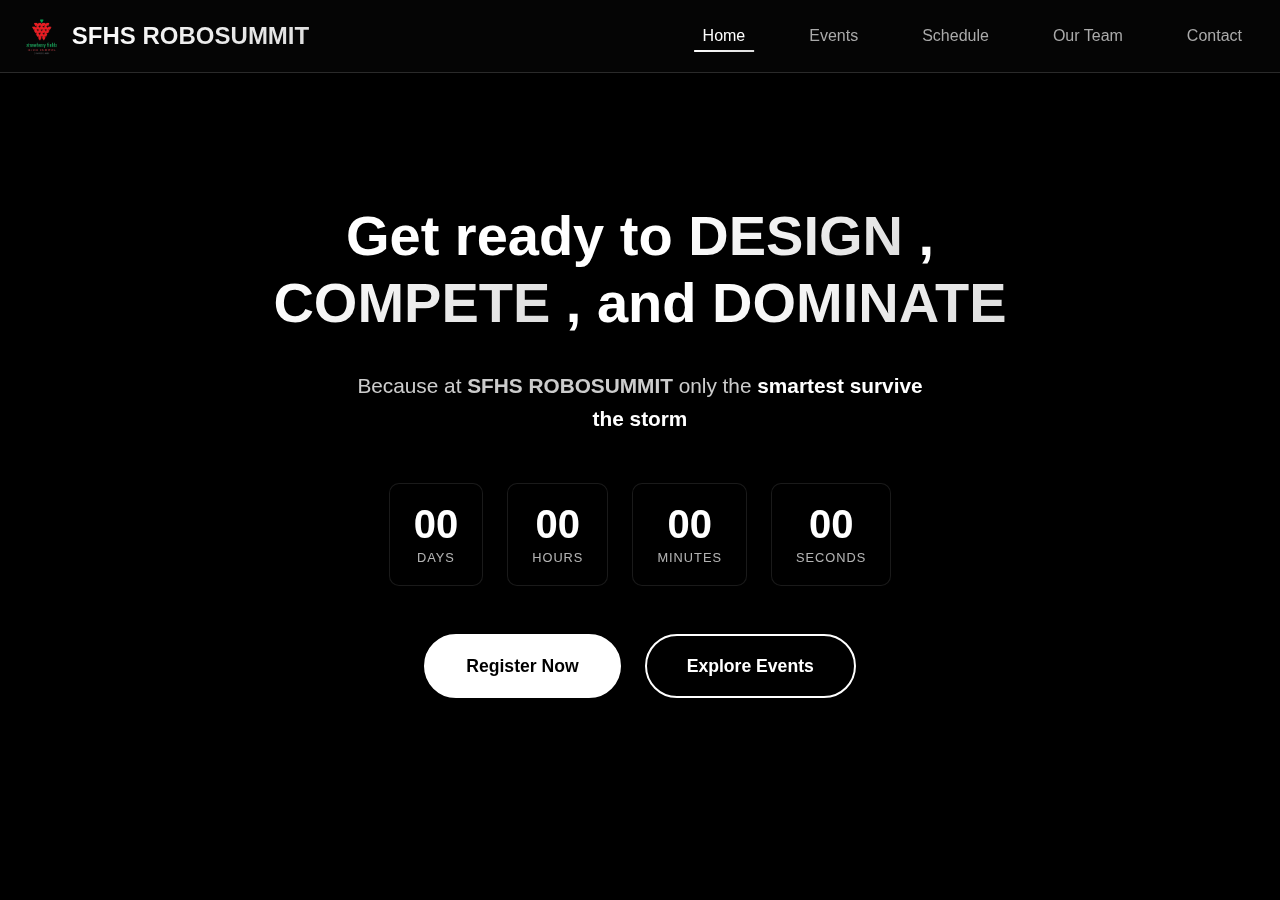
<file: index.html>
<!DOCTYPE html>
<html lang="en">
<head>
    <meta charset="UTF-8">
    <meta name="viewport" content="width=device-width, initial-scale=1.0">
    <title>SFHS ROBOSUMMIT</title>
    <link rel="stylesheet" href="style.css">
    <script src="java.js" defer></script>
</head>
<body>
    <nav class="navbar desktop-nav">
        <div class="nav-container">
            <a href="index.html" class="logo">
                <img src="school logo.png" alt="School Logo" class="school-logo">
                <span class="logo-text">SFHS ROBOSUMMIT</span>
            </a>
            <ul class="nav-links">
                <li><a href="index.html">Home</a></li>
                <li><a href="events.html">Events</a></li>
                <li><a href="schedule.html">Schedule</a></li>
                <li><a href="team.html">Our Team</a></li>
                <li><a href="contact.html">Contact</a></li>
            </ul>
        </div>
    </nav>

    <nav class="navbar mobile-nav">
        <div class="nav-container">
            <div class="nav-left">
                <span class="logo-text">SFHS ROBOSUMMIT</span>
            </div>
            <div class="nav-center">
                <a href="index.html"><img src="school logo.png" alt="School Logo" class="school-logo"></a>
            </div>
            <div class="nav-right">
                <div class="mobile-menu"><span></span><span></span><span></span></div>
            </div>
        </div>
    </nav>

    <ul class="nav-links-mobile">
        <li><a href="index.html">Home</a></li>
        <li><a href="events.html">Events</a></li>
        <li><a href="schedule.html">Schedule</a></li>
        <li><a href="team.html">Our Team</a></li>
        <li><a href="contact.html">Contact</a></li>
    </ul>

    <section class="hero">
        <div class="hero-background">
            <video autoplay muted loop class="background-video">
                <source src="landingbg.mp4" type="video/mp4">
                Your browser does not support the video tag.
            </video>
            <div class="video-overlay"></div>
        </div>
        <div class="hero-content">
            <h1 class="hero-title">
                <span class="title-line">Get ready to</span>
                <span class="title-accent">DESIGN</span>
                <span class="title-line">,</span>
                <span class="title-accent">COMPETE</span>
                <span class="title-line">, and</span>
                <span class="title-accent">DOMINATE</span>
            </h1>
            <p class="hero-subtitle">Because at <strong>SFHS ROBOSUMMIT</strong> only the <span class="accent-text">smartest survive the storm</span></p>
            <div id="countdown-container" class="countdown-container">
                <div class="countdown-item"><span id="days">00</span><div class="countdown-label">Days</div></div>
                <div class="countdown-item"><span id="hours">00</span><div class="countdown-label">Hours</div></div>
                <div class="countdown-item"><span id="minutes">00</span><div class="countdown-label">Minutes</div></div>
                <div class="countdown-item"><span id="seconds">00</span><div class="countdown-label">Seconds</div></div>
            </div>
            <div class="cta-section">
                <a href="https://forms.gle/ppgqW8vEGbFFpHvn7" class="cta-btn primary-btn">Register Now</a>
                <a href="events.html" class="cta-btn secondary-btn">Explore Events</a>
            </div>
        </div>
    </section>
</body>
</html>
</file>
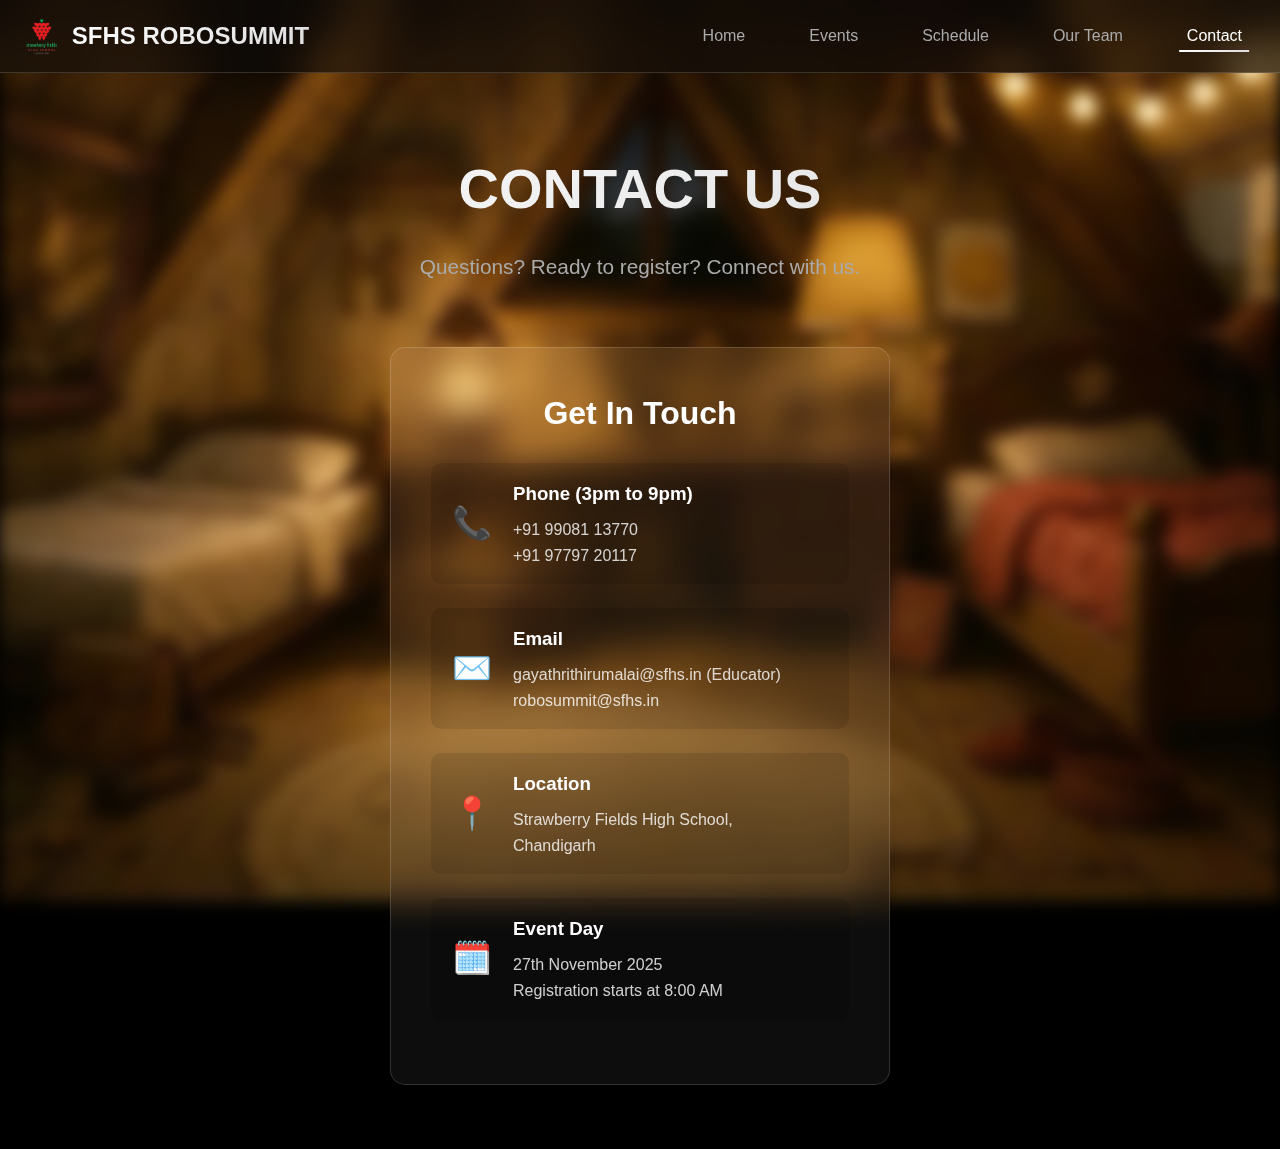
<file: contact.html>
<!DOCTYPE html>
<html lang="en">
<head>
    <meta charset="UTF-8">
    <meta name="viewport" content="width=device-width, initial-scale=1.0">
    <title>Contact</title>
    <link rel="stylesheet" href="style.css">
    <script src="java.js" defer></script>
</head>
<body class="page-contact" style="padding-top: 80px;">
    <nav class="navbar desktop-nav">
        <div class="nav-container">
            <a href="index.html" class="logo">
                <img src="school logo.png" alt="School Logo" class="school-logo">
                <span class="logo-text">SFHS ROBOSUMMIT</span>
            </a>
            <ul class="nav-links">
                <li><a href="index.html">Home</a></li>
                <li><a href="events.html">Events</a></li>
                <li><a href="schedule.html">Schedule</a></li>
                <li><a href="team.html">Our Team</a></li>
                <li><a href="contact.html">Contact</a></li>
            </ul>
        </div>
    </nav>

    <nav class="navbar mobile-nav">
        <div class="nav-container">
            <div class="nav-left">
                <span class="logo-text">SFHS ROBOSUMMIT</span>
            </div>
            <div class="nav-center">
                <a href="index.html"><img src="school logo.png" alt="School Logo" class="school-logo"></a>
            </div>
            <div class="nav-right">
                <div class="mobile-menu"><span></span><span></span><span></span></div>
            </div>
        </div>
    </nav>

    <ul class="nav-links-mobile">
        <li><a href="index.html">Home</a></li>
        <li><a href="events.html">Events</a></li>
        <li><a href="schedule.html">Schedule</a></li>
        <li><a href="team.html">Our Team</a></li>
        <li><a href="contact.html">Contact</a></li>
    </ul>

    <div class="page-background-static"></div>
    <main style="position: relative; z-index: 1;">
        <div class="container">
            <div class="page-header">
                <h1 class="page-title">CONTACT US</h1>
                <p class="page-subtitle">Questions? Ready to register? Connect with us.</p>
            </div>
            <div class="contact-container">
                <div class="contact-info">
                    <h2 class="contact-title">Get In Touch</h2>
                    <div class="contact-item">
                        <div class="contact-icon phone-icon">📞</div>
                        <div class="contact-details">
                            <h3>Phone (3pm to 9pm)</h3>
                            <p>+91 99081 13770<br>+91 97797 20117</p>
                        </div>
                    </div>
                    <div class="contact-item">
                        <div class="contact-icon email-icon">✉️</div>
                        <div class="contact-details">
                            <h3>Email</h3>
                            <p><a href="mailto:techfest@sfhs.in?subject=ROBOSUMMIT 2025 Inquiry">gayathrithirumalai@sfhs.in (Educator)</a><br><a href="mailto:techfest@sfhs.in?subject=Competition Registration">robosummit@sfhs.in</a></p>
                        </div>
                    </div>
                    <div class="contact-item">
                        <div class="contact-icon location-icon">📍</div>
                        <div class="contact-details">
                            <h3>Location</h3>
                            <p>Strawberry Fields High School, <br>Chandigarh</p>
                        </div>
                    </div>
                    <div class="contact-item">
                        <div class="contact-icon time-icon">🗓️</div>
                        <div class="contact-details">
                            <h3>Event Day</h3>
                            <p>27th November 2025<br>Registration starts at 8:00 AM</p>
                        </div>
                    </div>
                </div>
            </div>
        </div>
    </main>
</body>
</html>
</file>
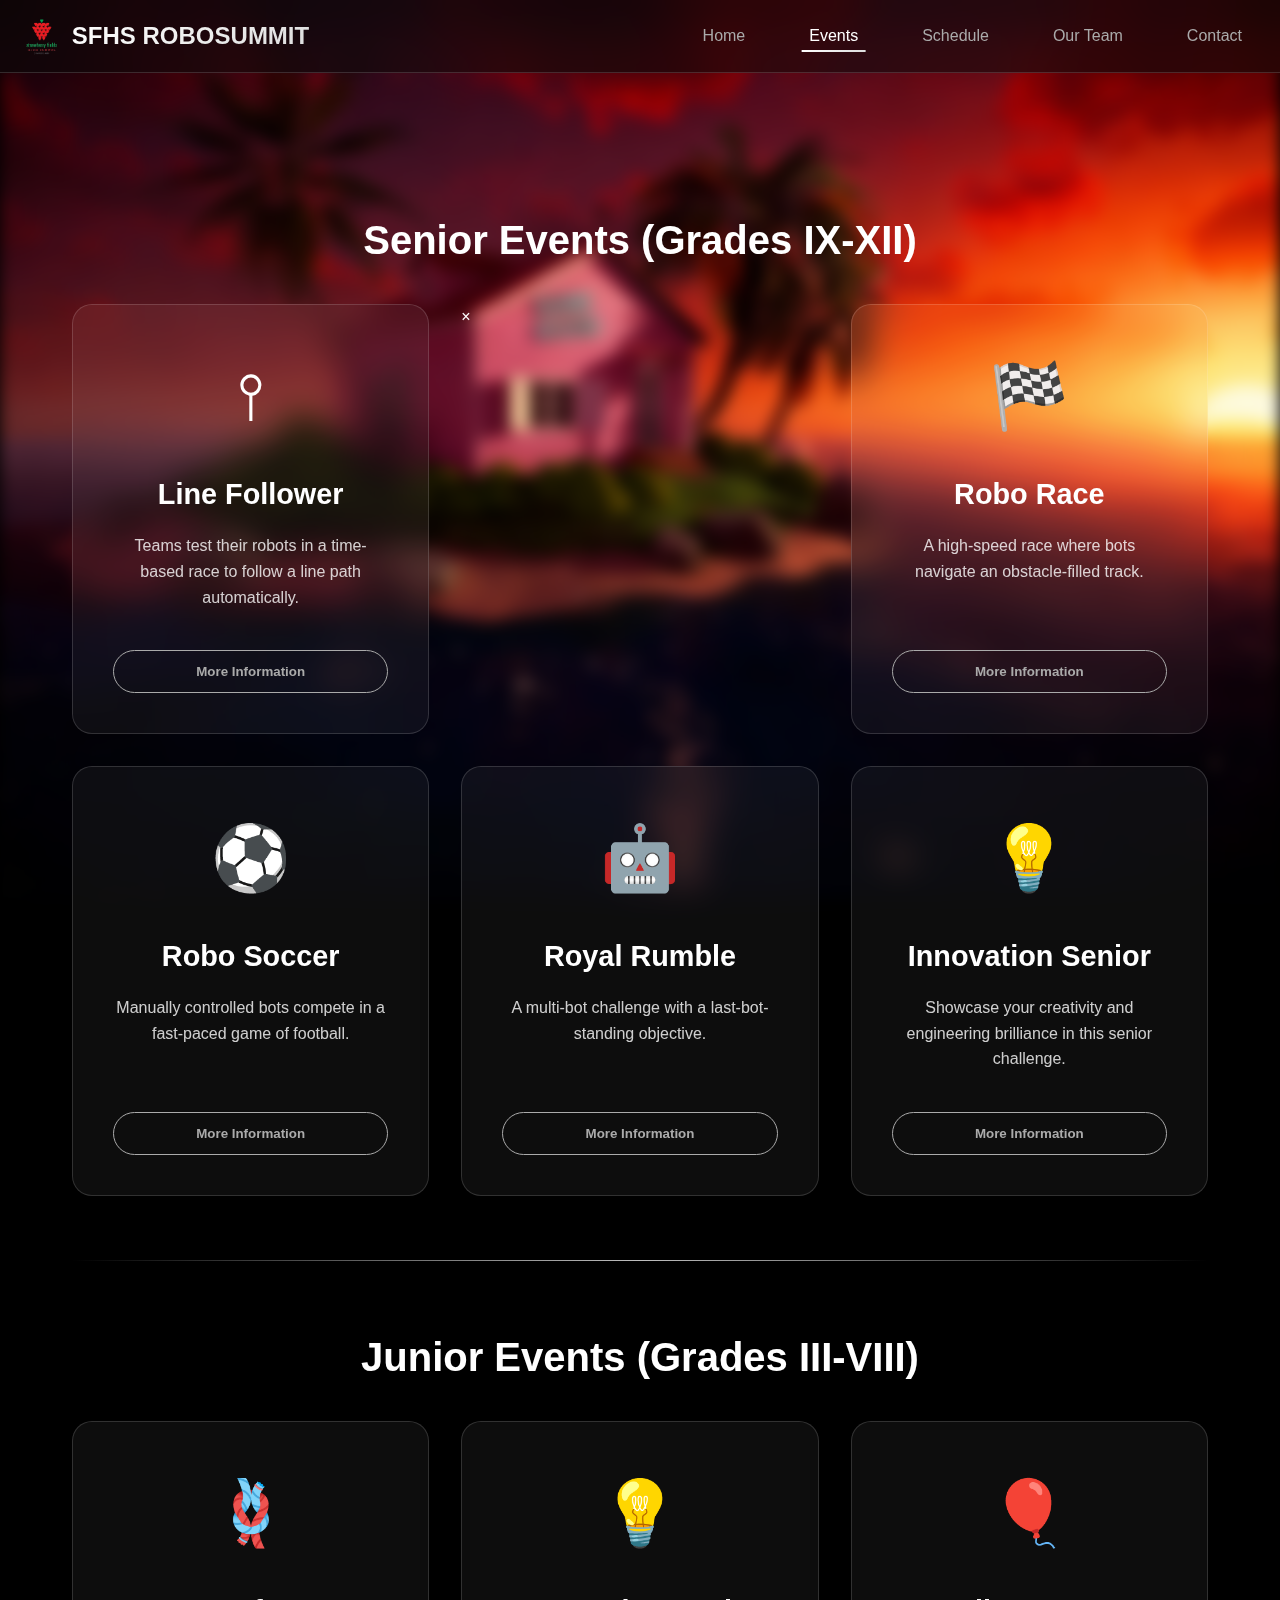
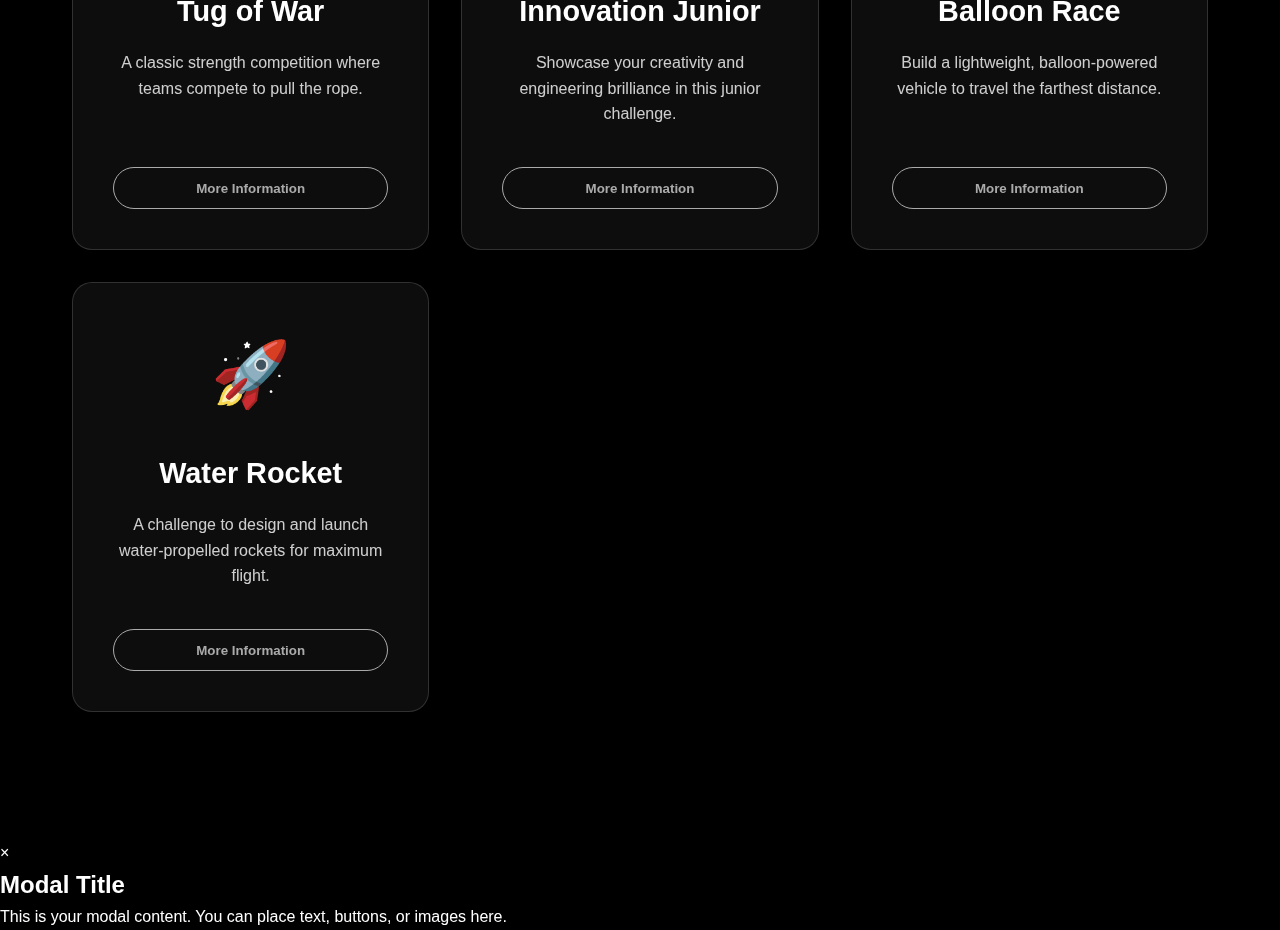
<file: events.html>
<!DOCTYPE html>
<html lang="en">
<head>
    <meta charset="UTF-8">
    <meta name="viewport" content="width=device-width, initial-scale=1.0">
    <title>Events</title>
    <link rel="stylesheet" href="style.css">
    <script src="java.js" defer></script>
</head>
<body class="page-events" style="padding-top: 80px;">
    <nav class="navbar desktop-nav">
        <div class="nav-container">
            <a href="index.html" class="logo">
                <img src="school logo.png" alt="School Logo" class="school-logo">
                <span class="logo-text">SFHS ROBOSUMMIT</span>
            </a>
            <ul class="nav-links">
                <li><a href="index.html">Home</a></li>
                <li><a href="events.html">Events</a></li>
                <li><a href="schedule.html">Schedule</a></li>
                <li><a href="team.html">Our Team</a></li>
                <li><a href="contact.html">Contact</a></li>
            </ul>
        </div>
    </nav>

    <nav class="navbar mobile-nav">
        <div class="nav-container">
            <div class="nav-left">
                <span class="logo-text">SFHS ROBOSUMMIT</span>
            </div>
            <div class="nav-center">
                <a href="index.html"><img src="school logo.png" alt="School Logo" class="school-logo"></a>
            </div>
            <div class="nav-right">
                <div class="mobile-menu"><span></span><span></span><span></span></div>
            </div>
        </div>
    </nav>

    <ul class="nav-links-mobile">
        <li><a href="index.html">Home</a></li>
        <li><a href="events.html">Events</a></li>
        <li><a href="schedule.html">Schedule</a></li>
        <li><a href="team.html">Our Team</a></li>
        <li><a href="contact.html">Contact</a></li>
    </ul>

    <div class="page-background-static"></div>
    <main style="position: relative; z-index: 1;">
        <section class="events-preview" style="background: transparent;">
            <div class="container">
                
                <h3 class="events-heading">Senior Events (Grades IX-XII)</h3>
                <div class="events-grid">
                    <div class="event-card" data-event="line-follower">
    
    <!-- Event Content (front info) -->
    <div class="card-content">
        <div class="event-icon">⫯</div>
        <h3>Line Follower</h3>
        <p>Teams test their robots in a time-based race to follow a line path automatically.</p>

        <!-- You can include key specs directly if you want -->
        
         </div>

    <!-- Button to open modal with full rules -->
    <button class="rule-button">More Information</button>
</div>
<div id="rules-modal" class="modal">
  <div class="modal-content">
    <span class="modal-close">&times;</span>
    <h2 id="modal-title"></h2>
    <div id="modal-body"></div>
  </div>
</div>
                    <div class="event-card" data-event="Robo-race">
                        <div class="card-content">
                            <div class="card-front">
                                <div class="event-icon">🏁</div>
                                <h3>Robo Race</h3>
                                <p>A high-speed race where bots navigate an obstacle-filled track.</p>
                            </div>
                            <div class="card-back">
                                <h4>Event: Robo Race</h4>
                                <p><strong>Maximum Length:</strong> 20 cm</p><p><strong>Maximum Width:</strong> 20 cm</p><p><strong>Maximum Height:</strong> 10 cm</p><p><strong>Weight Limit:</strong> 5 kg</p>
                            </div>
                        </div>
                        <button class="rule-button">More Information</button>
                    </div>
                    <div class="event-card" data-event="robo-soccer">
                        <div class="card-content">
                            <div class="card-front">
                                <div class="event-icon">⚽</div>
                                <h3>Robo Soccer</h3>
                                <p>Manually controlled bots compete in a fast-paced game of football.</p>
                            </div>
                            <div class="card-back">
                                <h4>Event: Robo Soccer</h4>
                                <p><strong>Maximum Length:</strong> 30 cm</p><p><strong>Maximum Width:</strong> 30 cm</p><p><strong>Maximum Height:</strong> 20 cm</p><p><strong>Weight Limit:</strong> 6 kg</p>
                            </div>
                        </div>
                        <button class="rule-button">More Information</button>
                    </div>
                    <div class="event-card" data-event="royal-rumble">
                        <div class="card-content">
                            <div class="card-front">
                                <div class="event-icon">🤖</div>
                                <h3>Royal Rumble</h3>
                                <p>A multi-bot challenge with a last-bot-standing objective.</p>
                            </div>
                            <div class="card-back">
                                <h4>Event: Royal Rumble</h4>
                                <p><strong>Maximum Length:</strong> 35 cm</p><p><strong>Maximum Width:</strong> 35 cm</p><p><strong>Maximum Height:</strong> 25 cm</p><p><strong>Weight Limit:</strong> 12 kg</p>
                            </div>
                        </div>
                        <button class="rule-button">More Information</button>
                    </div>
                     <div class="event-card" data-event="innovation-sr">
                        <div class="card-content">
                            <div class="card-front">
                                <div class="event-icon">💡</div>
                                <h3>Innovation Senior</h3>
                                <p>Showcase your creativity and engineering brilliance in this senior challenge.</p>
                            </div>
                            <div class="card-back">
                                <h4>Event: Innovation Senior</h4>
                                <p>Design a scalable Hardware Prototype or Digital Prototype to improve transportation or energy efficiency in a local community. Your solution must tackle a complex, systemic urban challenge, demonstrating a high-level approach to problem-solving.</p>
                            </div>
                        </div>
                        <button class="rule-button">More Information</button>
                    </div>
                </div>

                <hr class="section-divider">

                <h3 class="events-heading">Junior Events (Grades III-VIII)</h3>
                <div class="events-grid">
                    <div class="event-card" data-event="tug-of-war">
                        <div class="card-content">
                            <div class="card-front">
                                <div class="event-icon">🪢</div>
                                <h3>Tug of War</h3>
                                <p>A classic strength competition where teams compete to pull the rope.</p>
                            </div>
                            <div class="card-back">
                                <h4>Event: Tug of War</h4>
                                <p><strong>Maximum Length:</strong> 30 cm</p><p><strong>Maximum Width:</strong> 30 cm</p><p><strong>Maximum Height:</strong> 25 cm</p><p><strong>Weight Limit:</strong> 6 kg</p>
                            </div>
                        </div>
                        <button class="rule-button">More Information</button>
                    </div>
                     <div class="event-card" data-event="innovation-jr">
                        <div class="card-content">
                            <div class="card-front">
                                <div class="event-icon">💡</div>
                                <h3>Innovation Junior</h3>
                                <p>Showcase your creativity and engineering brilliance in this junior challenge.</p>
                            </div>
                            <div class="card-back">
                                <h4>Event: Innovation Junior</h4>
                                <p>Waste management is essential for a healthy community. Your challenge is to build a robotic prototype that tackles a specific problem related to either recycling or waste disposal in a local community setting. The solution should be a practical, hands-on tool that can perform a clear task.</p>
                            </div>
                        </div>
                        <button class="rule-button">More Information</button>
                    </div>
                    <div class="event-card" data-event="balloon-race">
                        <div class="card-content">
                            <div class="card-front">
                                <div class="event-icon">🎈</div>
                                <h3>Balloon Race</h3>
                                <p>Build a lightweight, balloon-powered vehicle to travel the farthest distance.</p>
                            </div>
                            <div class="card-back">
                                <h4>Event: Balloon Race</h4>
                                <p><strong>Maximum Length:</strong> 30 cm</p><p><strong>Maximum Width:</strong> 30 cm</p><p><strong>Maximum Height:</strong> 25 cm</p><p><strong>Weight Limit:</strong> 6 kg</p>
                            </div>
                        </div>
                        <button class="rule-button">More Information</button>
                    </div>
                    <div class="event-card" data-event="tug-of-war">
                        <div class="card-content">
                            <div class="card-front">
                                <div class="event-icon">🚀</div>
                                <h3>Water Rocket</h3>
                                <p>A challenge to design and launch water-propelled rockets for maximum flight.</p>
                            </div>
                            <div class="card-back">
                                <h4>Event: Balloon Race</h4>
                                <p><strong>Maximum Length:</strong> 30 cm</p><p><strong>Maximum Width:</strong> 30 cm</p><p><strong>Maximum Height:</strong> 25 cm</p><p><strong>Weight Limit:</strong> 6 kg</p>
                            </div>
                        </div>
                        <button class="rule-button">More Information</button>
                    </div>
                </div>
            </div>
        </section>
    </main>

<!-- Modal -->
<div id="customModal" class="modal">
  <div class="modal-content">
    <span class="modal-close" id="closeModalBtn">&times;</span>
    <h2>Modal Title</h2>
    <p>This is your modal content. You can place text, buttons, or images here.</p>
  </div>
</div>
</body>
</html>
</file>
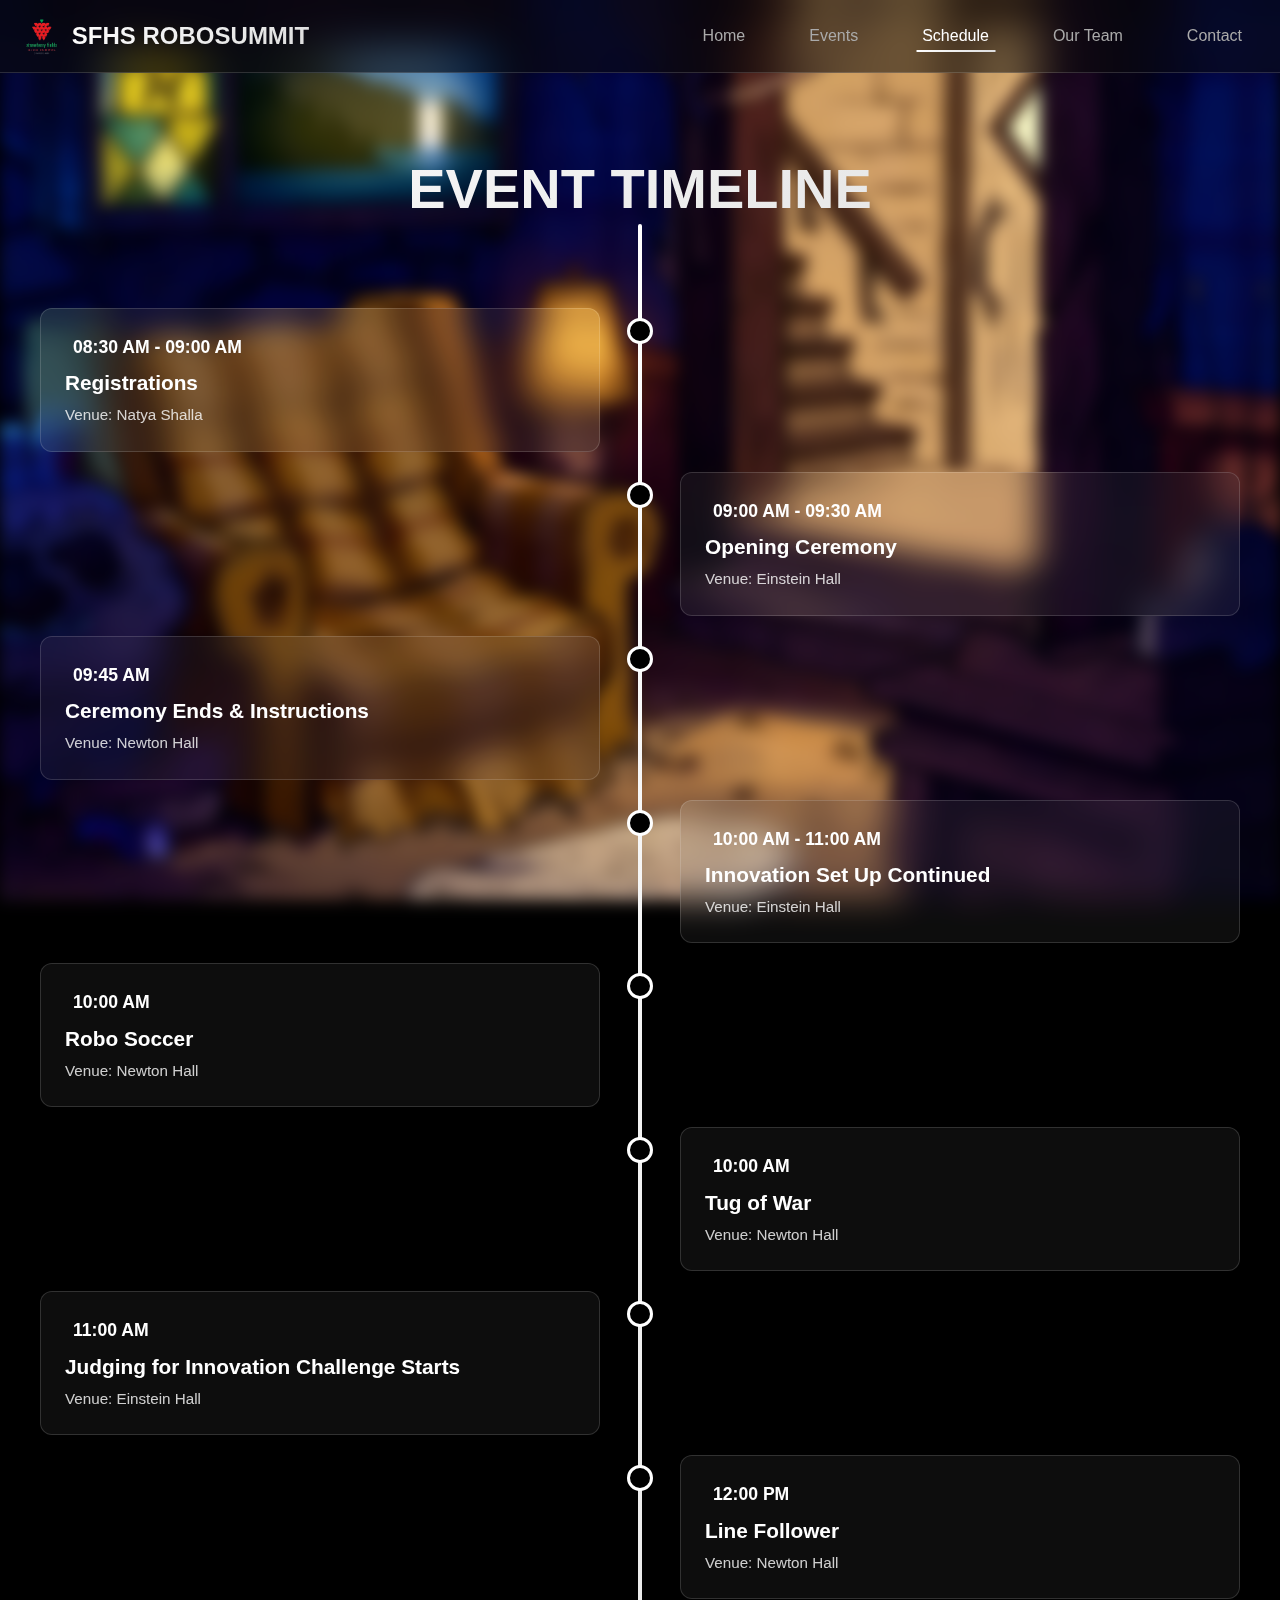
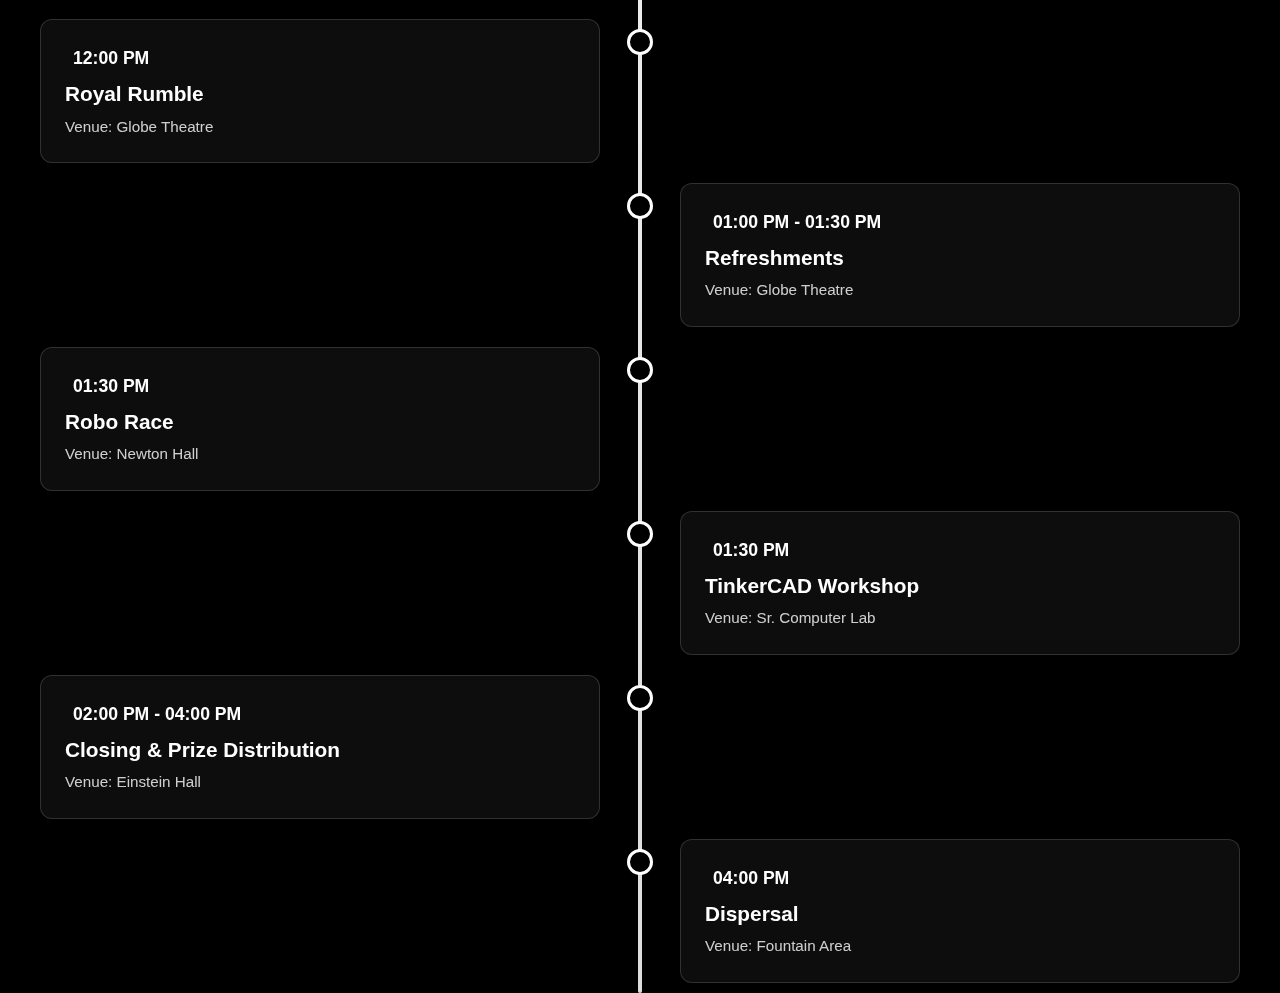
<file: schedule.html>
<!DOCTYPE html>
<html lang="en">
<head>
    <meta charset="UTF-8">
    <meta name="viewport" content="width=device-width, initial-scale=1.0">
    <title>Schedule</title>
    <link rel="icon" type="image/png" href="school logo.png">
    <meta name="description" content="Hosted by strawberry fields high school, SFHS RoboSummit 2025 is an interschool robotics competition.">
    <meta name="keywords" content="SFHS, RoboSummit, robotics competition, Strawberry Fields High School, tech fest, robotics, robo race, line follower, chandigarh, India, sfhs robo summit">
    <meta name="author" content="Strawberry Fields High School">
    <meta name="robots" content="index, follow">
    <link rel="stylesheet" href="style.css">
    <script src="java.js" defer></script>
</head>
<body class="page-schedule" style="padding-top: 80px;">
    <nav class="navbar desktop-nav">
        <div class="nav-container">
            <a href="index.html" class="logo">
                <img src="school logo.png" alt="School Logo" class="school-logo">
                <span class="logo-text">SFHS ROBOSUMMIT</span>
            </a>
            <ul class="nav-links">
                <li><a href="index.html">Home</a></li>
                <li><a href="events.html">Events</a></li>
                <li><a href="schedule.html">Schedule</a></li>
                <li><a href="team.html">Our Team</a></li>
                <li><a href="contact.html">Contact</a></li>
            </ul>
        </div>
    </nav>

    <nav class="navbar mobile-nav">
        <div class="nav-container">
            <div class="nav-left">
                <span class="logo-text">SFHS ROBOSUMMIT</span>
            </div>
            <div class="nav-center">
                <a href="index.html"><img src="school logo.png" alt="School Logo" class="school-logo"></a>
            </div>
            <div class="nav-right">
                <div class="mobile-menu"><span></span><span></span><span></span></div>
            </div>
        </div>
    </nav>

    <ul class="nav-links-mobile">
        <li><a href="index.html">Home</a></li>
        <li><a href="events.html">Events</a></li>
        <li><a href="schedule.html">Schedule</a></li>
        <li><a href="team.html">Our Team</a></li>
        <li><a href="contact.html">Contact</a></li>
    </ul>

    <div class="page-background-static"></div>
    <main style="position: relative; z-index: 1;">
        <div class="page-header">
            <h1 class="page-title">EVENT TIMELINE</h1>
        </div>
        <div class="timeline">

            <!-- Registrations -->
            <div class="timeline-item left">
                <div class="timeline-content">
                    <div class="timeline-time"><span class="timeline-icon"></span>08:30 AM - 09:00 AM</div>
                    <div class="timeline-title">Registrations</div>
                    <div class="timeline-description">Venue: Natya Shalla</div>
                </div>
            </div>

            <!-- Opening Ceremony -->
            <div class="timeline-item right">
                <div class="timeline-content">
                    <div class="timeline-time"><span class="timeline-icon"></span>09:00 AM - 09:30 AM</div>
                    <div class="timeline-title">Opening Ceremony</div>
                    <div class="timeline-description">Venue: Einstein Hall</div>
                </div>
            </div>

            <!-- Ceremony Ends -->
            <div class="timeline-item left">
                <div class="timeline-content">
                    <div class="timeline-time"><span class="timeline-icon"></span>09:45 AM</div>
                    <div class="timeline-title">Ceremony Ends & Instructions</div>
                    <div class="timeline-description">Venue: Newton Hall</div>
                </div>
            </div>

            <!-- Innovation Set Up -->
            <div class="timeline-item right">
                <div class="timeline-content">
                    <div class="timeline-time"><span class="timeline-icon"></span>10:00 AM - 11:00 AM</div>
                    <div class="timeline-title">Innovation Set Up Continued</div>
                    <div class="timeline-description">Venue: Einstein Hall</div>
                </div>
            </div>

            <!-- Robo Soccer -->
            <div class="timeline-item left">
                <div class="timeline-content">
                    <div class="timeline-time"><span class="timeline-icon"></span>10:00 AM</div>
                    <div class="timeline-title">Robo Soccer</div>
                    <div class="timeline-description">Venue: Newton Hall</div>
                </div>
            </div>

            <!-- Tug of War -->
            <div class="timeline-item right">
                <div class="timeline-content">
                    <div class="timeline-time"><span class="timeline-icon"></span>10:00 AM</div>
                    <div class="timeline-title">Tug of War</div>
                    <div class="timeline-description">Venue: Newton Hall</div>
                </div>
            </div>

            <!-- Judging for Innovation -->
            <div class="timeline-item left">
                <div class="timeline-content">
                    <div class="timeline-time"><span class="timeline-icon"></span>11:00 AM</div>
                    <div class="timeline-title">Judging for Innovation Challenge Starts</div>
                    <div class="timeline-description">Venue: Einstein Hall</div>
                </div>
            </div>

            <!-- Line Follower -->
            <div class="timeline-item right">
                <div class="timeline-content">
                    <div class="timeline-time"><span class="timeline-icon"></span>12:00 PM</div>
                    <div class="timeline-title">Line Follower</div>
                    <div class="timeline-description">Venue: Newton Hall</div>
                </div>
            </div>

            <!-- Royal Rumble -->
            <div class="timeline-item left">
                <div class="timeline-content">
                    <div class="timeline-time"><span class="timeline-icon"></span>12:00 PM</div>
                    <div class="timeline-title">Royal Rumble</div>
                    <div class="timeline-description">Venue: Globe Theatre</div>
                </div>
            </div>

            <!-- Refreshments -->
            <div class="timeline-item right">
                <div class="timeline-content">
                    <div class="timeline-time"><span class="timeline-icon"></span>01:00 PM - 01:30 PM</div>
                    <div class="timeline-title">Refreshments</div>
                    <div class="timeline-description">Venue: Globe Theatre</div>
                </div>
            </div>

            <!-- Robo Race -->
            <div class="timeline-item left">
                <div class="timeline-content">
                    <div class="timeline-time"><span class="timeline-icon"></span>01:30 PM</div>
                    <div class="timeline-title">Robo Race</div>
                    <div class="timeline-description">Venue: Newton Hall</div>
                </div>
            </div>

            <!-- TinkerCAD Workshop -->
            <div class="timeline-item right">
                <div class="timeline-content">
                    <div class="timeline-time"><span class="timeline-icon"></span>01:30 PM</div>
                    <div class="timeline-title">TinkerCAD Workshop</div>
                    <div class="timeline-description">Venue: Sr. Computer Lab</div>
                </div>
            </div>

            <!-- Closing & Prize Distribution -->
            <div class="timeline-item left">
                <div class="timeline-content">
                    <div class="timeline-time"><span class="timeline-icon"></span>02:00 PM - 04:00 PM</div>
                    <div class="timeline-title">Closing & Prize Distribution</div>
                    <div class="timeline-description">Venue: Einstein Hall</div>
                </div>
            </div>

            <!-- Dispersal -->
            <div class="timeline-item right">
                <div class="timeline-content">
                    <div class="timeline-time"><span class="timeline-icon"></span>04:00 PM</div>
                    <div class="timeline-title">Dispersal</div>
                    <div class="timeline-description">Venue: Fountain Area</div>
                </div>
            </div>

        </div>
    </main>
</body>
</html>
</file>
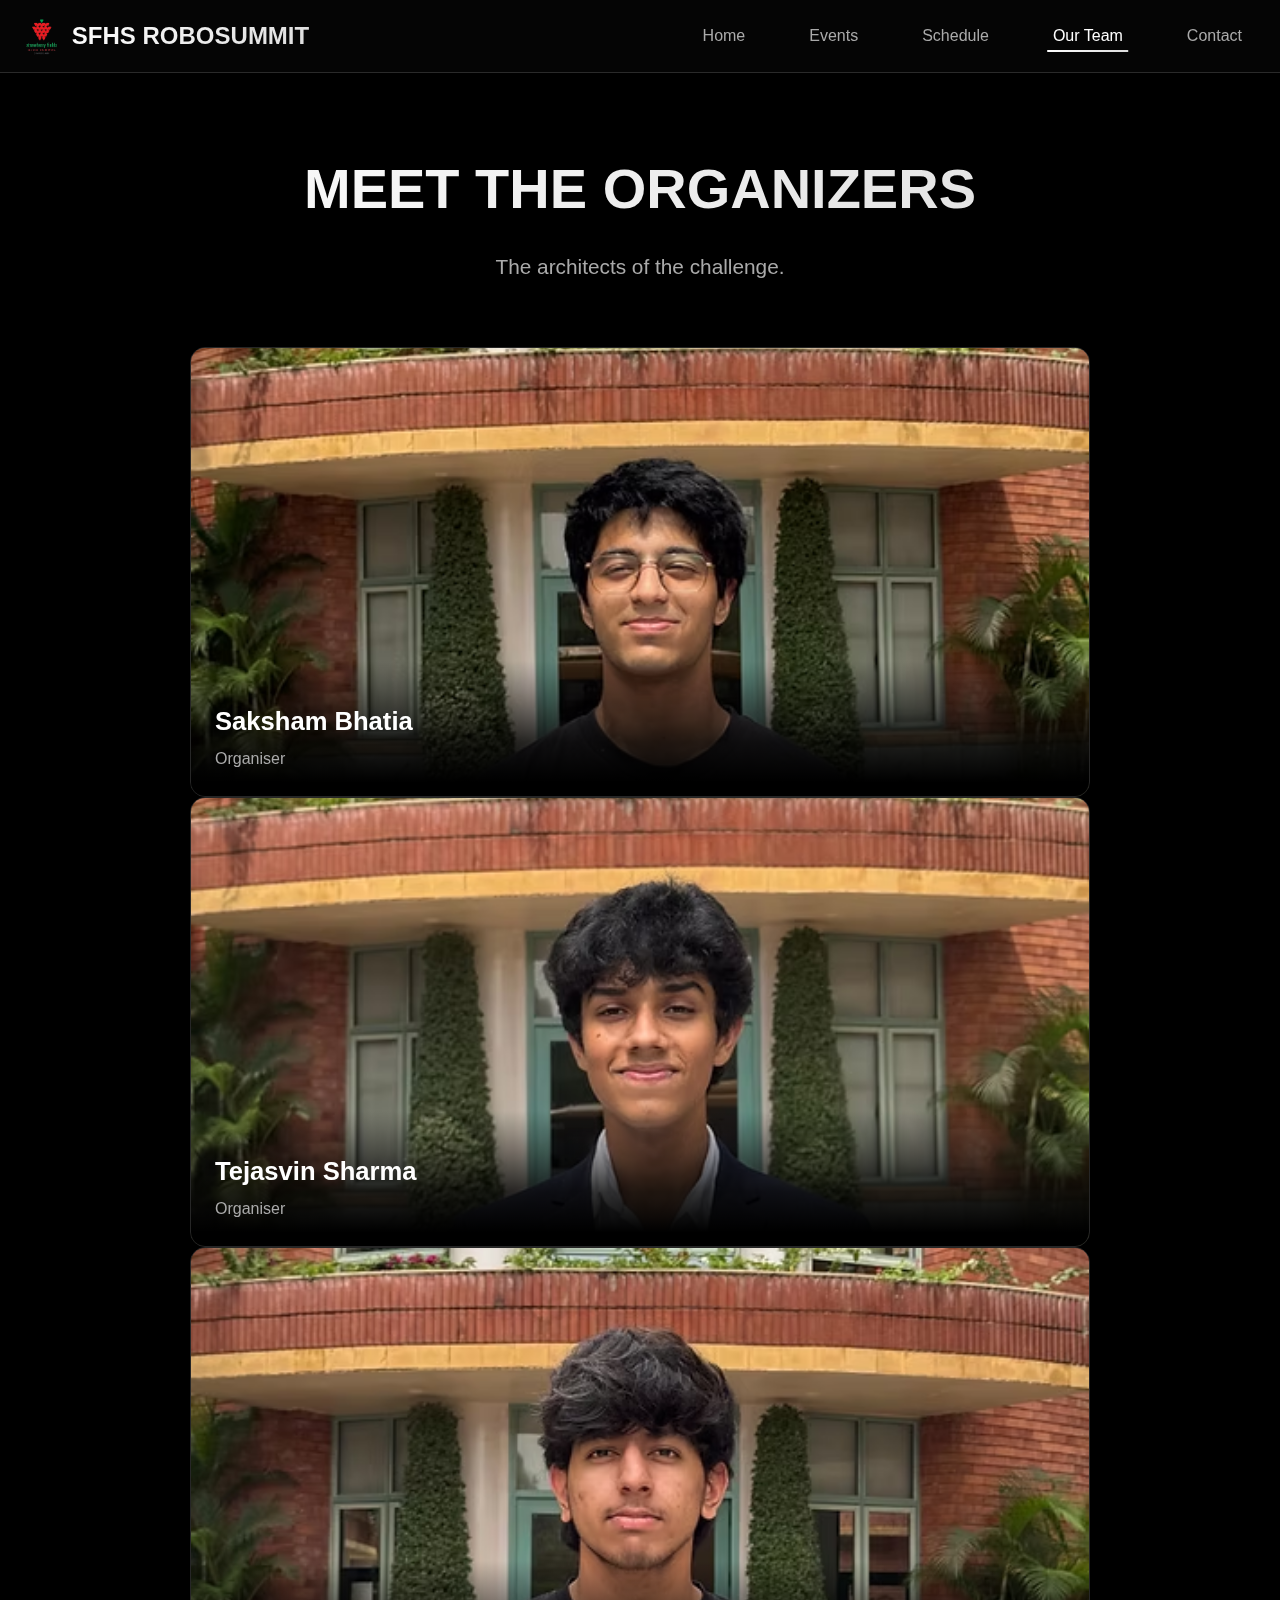
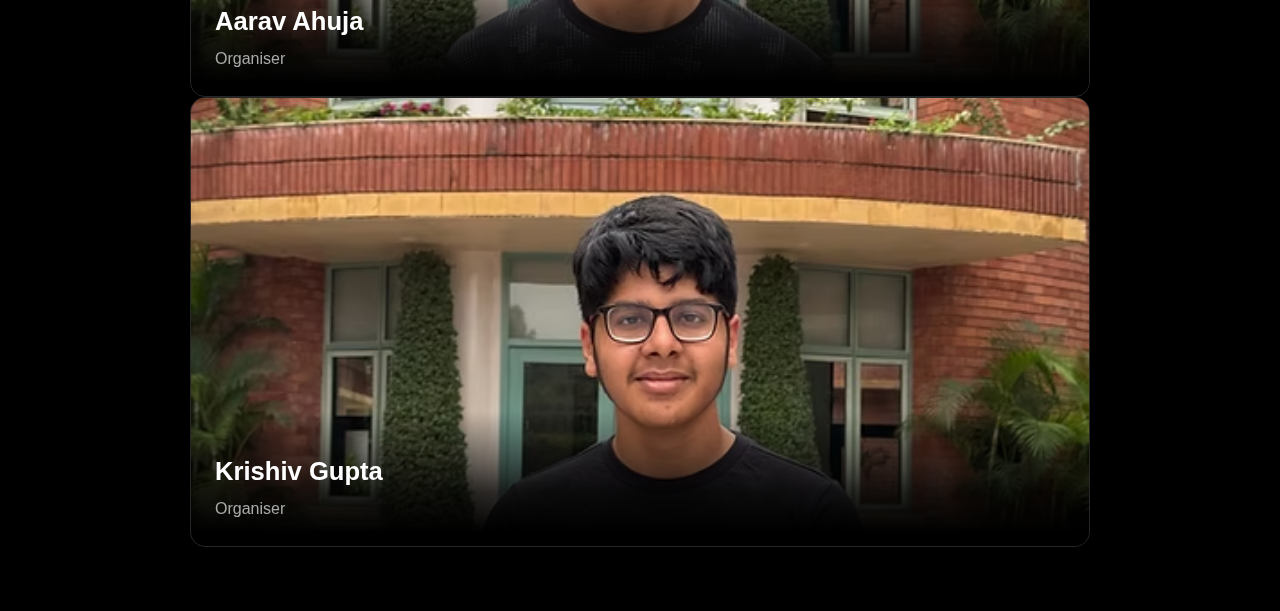
<file: team.html>
<!DOCTYPE html>
<html lang="en">
<head>
    <meta charset="UTF-8">
    <meta name="viewport" content="width=device-width, initial-scale=1.0">
    <title>Our Team</title>
    <link rel="stylesheet" href="style.css">
    <script src="java.js" defer></script>
</head>
<body class="page-team" style="padding-top: 80px;">
    <nav class="navbar desktop-nav">
        <div class="nav-container">
            <a href="index.html" class="logo">
                <img src="school logo.png" alt="School Logo" class="school-logo">
                <span class="logo-text">SFHS ROBOSUMMIT</span>
            </a>
            <ul class="nav-links">
                <li><a href="index.html">Home</a></li>
                <li><a href="events.html">Events</a></li>
                <li><a href="schedule.html">Schedule</a></li>
                <li><a href="team.html">Our Team</a></li>
                <li><a href="contact.html">Contact</a></li>
            </ul>
        </div>
    </nav>

    <nav class="navbar mobile-nav">
        <div class="nav-container">
            <div class="nav-left">
                <span class="logo-text">SFHS ROBOSUMMIT</span>
            </div>
            <div class="nav-center">
                <a href="index.html"><img src="school logo.png" alt="School Logo" class="school-logo"></a>
            </div>
            <div class="nav-right">
                <div class="mobile-menu"><span></span><span></span><span></span></div>
            </div>
        </div>
    </nav>

    <ul class="nav-links-mobile">
        <li><a href="index.html">Home</a></li>
        <li><a href="events.html">Events</a></li>
        <li><a href="schedule.html">Schedule</a></li>
        <li><a href="team.html">Our Team</a></li>
        <li><a href="contact.html">Contact</a></li>
    </ul>

    <div class="page-background-static"></div>
    <main style="position: relative; z-index: 1;">
        <div class="container">
            <div class="page-header">
                <h1 class="page-title">MEET THE ORGANIZERS</h1>
                <p class="page-subtitle">The architects of the challenge.</p>
            </div>
            <div class="team-grid">
                <!-- Saksham Bhatia -->
                <div class="team-member-card">
                    <div class="team-member-photo">
                        <img src="Saksham.jpg" alt="Saksham Bhatia">
                        <div class="team-member-info">
                            <h3 class="team-member-name">Saksham Bhatia</h3>
                            <p class="team-member-role">Organiser</p>
                        </div>
                    </div>
                </div>
                <!-- Tejasvin Sharma -->
                <div class="team-member-card">
                    <div class="team-member-photo">
                        <img src="Tejasvin.jpg" alt="Tejasvin Sharma">
                        <div class="team-member-info">
                            <h3 class="team-member-name">Tejasvin Sharma</h3>
                            <p class="team-member-role">Organiser</p>
                        </div>
                    </div>
                </div>
                <!-- Aarav Ahuja -->
                <div class="team-member-card">
                    <div class="team-member-photo">
                        <img src="Aarav.jpg" alt="Aarav Ahuja">
                        <div class="team-member-info">
                            <h3 class="team-member-name">Aarav Ahuja</h3>
                            <p class="team-member-role">Organiser</p>
                        </div>
                    </div>
                </div>
                <!-- Krishiv Gupta -->
                <div class="team-member-card">
                    <div class="team-member-photo">
                        <img src="krishiv.jpg" alt="Krishiv Gupta">
                        <div class="team-member-info">
                            <h3 class="team-member-name">Krishiv Gupta</h3>
                            <p class="team-member-role">Organiser</p>
                        </div>
                    </div>
                </div>
            </div>
        </div>
    </main>
</body>
</html>
</file>
<file: style.css>
@import url('https://fonts.cdnfonts.com/css/rollbox');

/* =================================
   Reset and Base Styles
   ================================= */
* {
    margin: 0;
    padding: 0;
    box-sizing: border-box;
}

:root {
    /* Black & White Color Palette */
    --primary-bg: #000000;
    --secondary-bg: #111111;
    --card-bg: rgba(255, 255, 255, 0.05);
    --text-primary: #ffffff;
    --text-secondary: #aaaaaa;
    --accent-primary: #ffffff;
    --border-color: rgba(255, 255, 255, 0.15);
    --gradient-primary: linear-gradient(135deg, #ffffff 0%, #dddddd 100%);
    --shadow-glow: 0 0 25px rgba(255, 255, 255, 0.2);
    --transition: all 0.3s ease;
}

body {
    font-family: 'Inter', -apple-system, BlinkMacSystemFont, sans-serif;
    background: var(--primary-bg);
    color: var(--text-primary);
    line-height: 1.6;
    overflow-x: hidden;
}

/* =================================
   Navigation
   ================================= */
.navbar {
    position: fixed;
    top: 0;
    width: 100%;
    background: rgba(10, 10, 10, 0.5);
    backdrop-filter: blur(20px);
    border-bottom: 1px solid var(--border-color);
    z-index: 1000;
    padding: 1rem 0;
    transition: var(--transition);
}

.nav-container {
    width: 100%;
    margin: 0 auto;
    display: flex;
    align-items: center;
}

/* Desktop Navigation Styles */
.desktop-nav .nav-container {
    display: flex;
    justify-content: space-between;
    align-items: center;
    padding: 0 22px;
}

.logo {
    display: flex;
    align-items: center;
    gap: 0.75rem;
    font-size: 1.5rem;
    font-weight: 800;
    text-decoration: none;
}

.school-logo {
    height: 40px;
    width: auto;
}

.logo-text {
    font-size: 1.5rem;
    font-weight: 800;
    background: var(--gradient-primary);
    -webkit-background-clip: text;
    -webkit-text-fill-color: transparent;
    background-clip: text;
}

.desktop-nav .nav-links {
    display: flex;
    list-style: none;
    gap: 2rem;
}

.desktop-nav .nav-links a {
    color: var(--text-secondary);
    text-decoration: none;
    font-weight: 500;
    transition: var(--transition);
    position: relative;
    padding: 0.5rem 1rem;
}

.desktop-nav .nav-links a.active,
.desktop-nav .nav-links a:hover {
    color: var(--text-primary);
}

.desktop-nav .nav-links a::after {
    content: '';
    position: absolute;
    bottom: 0;
    left: 50%;
    width: 0;
    height: 2px;
    background: var(--gradient-primary);
    transition: var(--transition);
    transform: translateX(-50%);
}

.desktop-nav .nav-links a:hover::after,
.desktop-nav .nav-links a.active::after {
    width: 80%;
}

/* =================================
   Event Guidelines Section
   ================================= */
.guidelines-section {
  background: var(--card-bg);
  backdrop-filter: blur(15px);
  border: 1px solid var(--border-color);
  border-radius: 20px;
  padding: 3.5rem 3rem;
  margin: 6rem auto 4rem auto;
  max-width: 1000px;
  box-shadow: 0 0 25px rgba(255, 255, 255, 0.08);
  color: var(--text-primary);
}

.guidelines-title {
  font-size: 2.2rem;
  font-weight: 800;
  background: var(--gradient-primary);
  -webkit-background-clip: text;
  -webkit-text-fill-color: transparent;
  background-clip: text;
  margin-bottom: 1.8rem;
  text-align: left;
  text-transform: uppercase;
  letter-spacing: 1px;
}

.guidelines-list {
  list-style: none;
  padding-left: 0;
  margin: 0;
  text-align: left;
}

.guidelines-list li {
  font-size: 1.1rem;
  color: var(--text-secondary);
  margin-bottom: 1rem;
  line-height: 1.7;
  padding-left: 1.8rem;
  position: relative;
  transition: var(--transition);
}

.guidelines-list li::before {
  content: "•";
  position: absolute;
  left: 0;
  top: 0;
  color: var(--accent-primary);
  font-size: 1.3rem;
  line-height: 1.2;
}

.guidelines-list li:hover {
  color: var(--text-primary);
  transform: translateX(4px);
}

/* Responsive adjustments */
@media (max-width: 768px) {
  .guidelines-section {
    padding: 2rem 1.5rem;
    margin: 3rem 1rem;
  }
  .guidelines-title {
    font-size: 1.8rem;
  }
  .guidelines-list li {
    font-size: 1rem;
  }
}



/* Initially hide mobile elements on desktop */
.mobile-nav { display: none; }
.nav-links-mobile { display: none; }

/* =================================
   Hero Section & Backgrounds
   ================================= */
.hero { min-height: 100vh; display: flex; align-items: center; justify-content: center; position: relative; overflow: hidden; color: #ffffff; }
.hero-background { position: absolute; top: 0; left: 0; width: 100%; height: 100%; z-index: -1; }
/* === Background Video Styling === */
/* === Background Video Styling === */
.background-video {
    position: fixed;          /* Keep it fixed behind everything */
    top: 0;
    left: 0;
    width: 100vw;             /* Full width */
    height: 100vh;            /* Full height */
    object-fit: cover;        /* Fill the screen */
    filter: blur(8px) brightness(1.0); /* Add blur + darken slightly for contrast */
    z-index: -2;              /* Behind all other content */
}

.video-overlay { position: absolute; top: 0; left: 0; width: 100%; height: 100%; background-color: rgba(0, 0, 0, 0.5); }
.page-background-static { position: fixed; top: 0; left: 0; width: 100%; height: 100%; z-index: -1; background-size: cover; background-position: center; filter: blur(8px); }
body.page-events .page-background-static { background-image: url('events.jpg'); }
body.page-schedule .page-background-static { background-image: url('schedule.jpg'); }
body.page-contact .page-background-static { background-image: url('contact.jpeg'); }
.hero-content { text-align: center; z-index: 2; position: relative; max-width: 900px; padding: 0 2rem; }
.hero-title { font-size: 3.5rem; font-weight: 900; margin-bottom: 2rem; line-height: 1.2; }
.title-line { color: #ffffff; }
.title-accent { background: var(--gradient-primary); -webkit-background-clip: text; -webkit-text-fill-color: transparent; background-clip: text; position: relative; display: inline-block; }
.hero-subtitle { font-size: 1.3rem; color: rgba(255, 255, 255, 0.8); margin-bottom: 3rem; max-width: 600px; margin-left: auto; margin-right: auto; }
.accent-text { color: var(--text-primary); font-weight: 700; }

/* Button Styles */
.cta-section { display: flex; gap: 1.5rem; justify-content: center; flex-wrap: wrap; }
.cta-btn { position: relative; padding: 1rem 2.5rem; text-decoration: none; border-radius: 50px; font-weight: 600; font-size: 1.1rem; display: inline-block; overflow: hidden; border: 2px solid var(--text-primary); transition: var(--transition); }
.primary-btn { background: var(--text-primary); color: var(--primary-bg); }
.primary-btn:hover { background: transparent; color: var(--text-primary); box-shadow: var(--shadow-glow); }
.secondary-btn { background: transparent; color: #ffffff; border: 2px solid #ffffff; }
.secondary-btn:hover { background: #ffffff; color: var(--primary-bg); }

/* Events Page */
.events-heading {
    text-align: center;
    font-size: 2.5rem;
    font-weight: 700;
    margin-bottom: 2rem;
    color: var(--text-primary);
}

.section-divider {
    border: 0;
    height: 1px;
    background-image: linear-gradient(to right, rgba(255, 255, 255, 0), rgba(255, 255, 255, 0.75), rgba(255, 255, 255, 0));
    margin: 4rem 0;
}

.events-preview { padding: 8rem 0; position: relative; }
.container { max-width: 1200px; margin: 0 auto; padding: 0 2rem; }
.section-title { text-align: center; font-size: 3rem; font-weight: 800; margin-bottom: 4rem; color: #ffffff; }
.events-grid { display: grid; grid-template-columns: repeat(auto-fit, minmax(350px, 1fr)); gap: 2rem; }
.event-card {
    background: var(--card-bg);
    backdrop-filter: blur(15px);
    border-radius: 20px;
    padding: 2.5rem;
    text-align: center;
    transition: var(--transition);
    position: relative;
    overflow: hidden;
    border: 1px solid var(--border-color);
    display: flex;
    flex-direction: column;
    color: #ffffff;
}
.event-card:hover { transform: translateY(-10px); box-shadow: 0 20px 40px rgba(0, 0, 0, 0.2); }
.card-content { position: relative; z-index: 2; flex-grow: 1; }
.card-front, .card-back { transition: opacity 0.4s ease-in-out; }
.card-back { position: absolute; top: 0; left: 0; width: 100%; height: 100%; opacity: 0; pointer-events: none; text-align: left; }
.event-card.is-flipped .card-front { opacity: 0; pointer-events: none; }
.event-card.is-flipped .card-back { opacity: 1; pointer-events: auto; }
.event-icon { font-size: 4rem; margin-bottom: 1.5rem; }
.event-card h3 { font-size: 1.8rem; margin-bottom: 1rem; color: #ffffff; }
.event-card p { color: rgba(255, 255, 255, 0.8); line-height: 1.6; }
.card-back h4 { color: #ffffff; margin-bottom: 1rem; font-size: 1.2rem; }
.card-back p { margin-bottom: 0.5rem; font-size: 0.95rem; }
.rule-button {
    position: relative; z-index: 3; margin-top: 2.5rem; padding: 0.8rem 2rem; border-radius: 30px; font-weight: 600;
    border: 1px solid var(--text-secondary); background: transparent; color: var(--text-secondary); cursor: pointer;
    transition: var(--transition);
}
.rule-button:hover, .rule-button.active {
    background: var(--text-primary); color: var(--primary-bg); border-color: var(--text-primary);
}
/* Footer */
.footer { background: var(--secondary-bg); padding: 2rem 0; text-align: center; border-top: 1px solid var(--border-color); color: var(--text-secondary); }

/* Page Headers */
.page-header { text-align: center; margin-bottom: 4rem; margin-top: 4rem; }
.page-title { font-size: 3.5rem; font-weight: bold; background: var(--gradient-primary); -webkit-background-clip: text; -webkit-text-fill-color: transparent; background-clip: text; margin-bottom: 1rem; }
.page-subtitle { font-size: 1.3rem; color: var(--text-secondary); max-width: 600px; margin: 0 auto; line-height: 1.6; }

/* Contact Page */
.contact-container {
    display: flex;
    justify-content: center;
    margin-top: 3rem;
    padding-bottom: 4rem;
}
.contact-info {
    background: var(--card-bg);
    backdrop-filter: blur(15px);
    border: 1px solid var(--border-color);
    color: #ffffff;
    border-radius: 15px;
    padding: 2.5rem;
    transition: var(--transition);
    max-width: 500px;
    width: 100%;
}
.contact-info:hover { transform: translateY(-5px); box-shadow: 0 15px 35px rgba(0, 0, 0, 0.2); }
.contact-title { font-size: 2rem; font-weight: bold; margin-bottom: 1.5rem; color: #ffffff; text-align: center; }
.contact-item { display: flex; align-items: center; margin-bottom: 1.5rem; padding: 1rem; background: rgba(0, 0, 0, 0.1); border-radius: 10px; transition: var(--transition); }
.contact-item:hover { background: rgba(255, 255, 255, 0.1); transform: translateX(10px); }
.contact-icon { font-size: 2rem; margin-right: 1rem; width: 50px; text-align: center; color: var(--text-primary); }
.contact-details h3 { color: #ffffff; margin-bottom: 0.5rem; } 
.contact-details p, .contact-details a { color: rgba(255, 255, 255, 0.8); text-decoration: none;} 

/* =================================
   Team Page
   ================================= */
.team-grid {
    max-width: 900px;
    margin: 0 auto;
    padding-bottom: 4rem;
}

.team-row {
    display: flex;
    justify-content: center;
    gap: 2rem;
    margin-bottom: 2rem;
}

.team-member-layout {
    width: 48%;
}

.team-member-card {
    background: transparent;
    width: 100%;
}

.team-member-photo {
    position: relative;
    width: 100%;
    height: 450px;
    border-radius: 15px;
    overflow: hidden;
    border: 1px solid var(--border-color);
    transition: var(--transition);
}

.team-member-photo:hover {
    transform: scale(1.03);
    box-shadow: 0 15px 35px rgba(0,0,0,0.3);
}

.team-member-photo img {
    width: 100%;
    height: 100%;
    object-fit: cover;
}

.team-member-info {
    position: absolute;
    bottom: 0;
    left: 0;
    right: 0;
    padding: 2.5rem 1.5rem 1.5rem 1.5rem;
    background: linear-gradient(to top, rgba(0,0,0,1) 10%, rgba(0,0,0,0.8) 40%, rgba(0,0,0,0) 100%);
}

.team-member-name {
    font-size: 1.6rem;
    color: var(--text-primary);
    margin-bottom: 0.25rem;
}

.team-member-role {
    color: var(--text-secondary);
    font-size: 1rem;
}

/* Responsive styles for Team Page */
@media (max-width: 768px) {
    .team-row {
        flex-direction: column;
        align-items: center;
        gap: 1.5rem;
        margin-bottom: 0;
    }
    .team-member-layout {
        width: 100%;
        max-width: 400px;
        margin-bottom: 1.5rem;
    }

    .modal {
        align-items: flex-start 
        padding-top: 120px 
    }

    .modal-content {
        margin-top: 0 
    }
}
}
/* Schedule Page */

/* .timeline { position: relative; max-width: 800px; margin: 3rem auto; padding-bottom: 4rem; }
.timeline::after { content: ''; position: absolute; width: 4px; background: var(--gradient-primary); top: 0; bottom: 0; left: 50%; border-radius: 2px; box-shadow: 0 0 10px var(--shadow-glow); transform: translateX(-50%); }
.timeline-item { padding: 10px 40px; position: relative; width: 50%; }
.timeline-item::after { content: ''; position: absolute; width: 20px; height: 20px; background-color: #000000; border: 3px solid var(--text-primary); top: 15px; border-radius: 50%; z-index: 1; box-shadow: 0 0 15px var(--shadow-glow); }
.timeline-item.left { left: 0; text-align: right; }
.timeline-item.right { left: 50%; }
.timeline-item.left::after { left: 100%; transform: translateX(-50%); }
.timeline-item.right::after { left: 0; transform: translateX(-50%); }
.timeline-content { background: var(--card-bg); backdrop-filter: blur(15px); border: 1px solid var(--border-color); color: #ffffff; padding: 1.5rem; position: relative; border-radius: 12px; transition: var(--transition); text-align: left; }
.timeline-content:hover { transform: scale(1.02); box-shadow: 0 10px 30px rgba(0, 0, 0, 0.2); }
.timeline-time { color: var(--text-primary); font-weight: bold; font-size: 1.1rem; margin-bottom: 0.5rem; }
.timeline-title { color: #ffffff; font-size: 1.3rem; font-weight: bold; margin-bottom: 0.5rem; }
.timeline-description { color: rgba(255, 255, 255, 0.8); line-height: 1.5; font-size: 0.95rem; }
.timeline-icon { font-size: 1.5rem; margin-right: 0.5rem; vertical-align: middle; }

*/

.timeline { position: relative; max-width: 800px; margin: 3rem auto; padding-bottom: 4rem; }
.timeline::after { content: ''; position: absolute; width: 4px; background: var(--gradient-primary); top: 0; bottom: 0; left: 50%; border-radius: 2px; box-shadow: 0 0 10px var(--shadow-glow); transform: translateX(-50%); }
.timeline-item { padding: 10px 40px; position: relative; width: 50%; box-sizing: border-box; }
.timeline-item::after { content: ''; position: absolute; width: 20px; height: 20px; background-color: #000000; border: 3px solid var(--text-primary); top: 20px; border-radius: 50%; z-index: 1; box-shadow: 0 0 15px var(--shadow-glow); }
.timeline-item.left { left: 0; text-align: right; }
.timeline-item.right { left: 50%; }
.timeline-item.left::after { left: 100%; transform: translateX(-50%); }
.timeline-item.right::after { left: 0; transform: translateX(-50%); }

.timeline::after { 
    content: ''; 
    position: absolute; 
    width: 4px; 
    background: var(--gradient-primary); 
    
    /* CHANGE THIS VALUE to move the line down */
    top: 80px;  /* Formerly top: 0; */
    
    bottom: 0; 
    left: 50%; 
    border-radius: 2px; 
    box-shadow: 0 0 10px var(--shadow-glow); 
    transform: translateX(-50%); 
}

.timeline-content { 
    background: var(--card-bg); 
    backdrop-filter: blur(15px); 
    border: 1px solid var(--border-color); 
    color: #ffffff; 
    padding: 1.5rem; 
    position: relative; 
    border-radius: 12px; 
    transition: var(--transition); 
    text-align: left; 
    display: flex; /* Use flexbox to align items if needed, or just keep block */
    flex-direction: column;
    gap: 0.5rem; /* Adds consistent space between time, title, and description */
}

.timeline-content:hover { transform: scale(1.02); box-shadow: 0 10px 30px rgba(0, 0, 0, 0.2); }

.timeline-time { 
    color: var(--text-primary); 
    font-weight: bold; 
    font-size: 1.1rem; 
    margin-bottom: 0; /* Removed margin-bottom as gap handles it */
    display: inline-flex;
    align-items: center;
}

.timeline-title { 
    color: #ffffff; 
    font-size: 1.3rem; 
    font-weight: bold; 
    margin-bottom: 0; /* Removed margin-bottom as gap handles it */
    line-height: 1.3; /* Better line height for multi-line titles */
}

.timeline-description { 
    color: rgba(255, 255, 255, 0.8); 
    line-height: 1.5; 
    font-size: 0.95rem; 
}

.timeline-icon { 
    font-size: 1.5rem; 
    margin-right: 0.5rem; 
}

/* Countdown Timer */
.countdown-container { display: flex; justify-content: center; gap: 1.5rem; margin-bottom: 3rem; text-align: center; }
.countdown-item { background: rgba(0, 0, 0, 0.2); backdrop-filter: blur(5px); border: 1px solid rgba(255, 255, 255, 0.1); border-radius: 10px; padding: 1rem 1.5rem; min-width: 90px; transition: var(--transition); }
.countdown-item span { display: block; font-size: 2.5rem; font-weight: 700; color: #ffffff; line-height: 1.2; }
.countdown-item .countdown-label { font-size: 0.8rem; color: rgba(255, 255, 255, 0.7); text-transform: uppercase; letter-spacing: 1px; }

/* =================================
   Responsive Design
   ================================= */
@media (max-width: 768px) {
    /* Hide Desktop Nav and show Mobile Nav */
    .desktop-nav { display: none; }
    .mobile-nav { display: block; }
    
    .mobile-nav .nav-container {
        display: grid;
        grid-template-columns: 1fr auto 1fr;
        align-items: center;
        padding: 0 18px;
    }

    
    .mobile-nav .nav-left { grid-column: 1; text-align: left; }
    .mobile-nav .nav-center { grid-column: 2; text-align: center; }
    .mobile-nav .nav-right { grid-column: 3; text-align: right; }

    .mobile-nav .logo-text { font-size: 1.2rem; }
    .mobile-nav .school-logo { height: 35px; }

    .mobile-menu {
        display: inline-flex;
        flex-direction: column;
        cursor: pointer;
        gap: 4px;
        float: right;
    }

    .mobile-menu span {
        width: 25px;
        height: 3px;
        background: var(--text-primary);
        transition: var(--transition);
        border-radius: 2px;
    }
    
    .nav-links-mobile { 
        display: none; 
        position: fixed; 
        top: 65px;
        left: 0; 
        width: 100%; 
        background: rgba(10, 10, 10, 0.98); 
        flex-direction: column; 
        padding: 1rem 0; 
        border-top: 1px solid var(--border-color);
        list-style: none;
        text-align: center;
        z-index: 999;
    }
    
    .nav-links-mobile.active { display: flex; }

    .nav-links-mobile a {
        color: var(--text-secondary);
        text-decoration: none;
        padding: 1rem;
        display: block;
    }
    
    .mobile-menu.active span:nth-child(1) { transform: rotate(45deg) translate(5px, 5px); }
    .mobile-menu.active span:nth-child(2) { opacity: 0; }
    .mobile-menu.active span:nth-child(3) { transform: rotate(-45deg) translate(7px, -6px); }
    
    .hero-subtitle, .page-subtitle { font-size: 1rem; color: var(--text-primary); opacity: 0.9; }
    .events-grid { grid-template-columns: 1fr; gap: 1.5rem; }
    .event-card { padding: 2rem; }
    .cta-section { flex-direction: column; align-items: center; }
    .contact-container {
        display: block;
    }

    .hero-title, .section-title, .page-title {
        font-size: 2.2rem;
        line-height: 1.3;
    }

    .logo-text,
    .hero-title .title-accent,
    .section-title .title-accent,
    .page-title {
        background: none;
        -webkit-text-fill-color: initial;
        color: #ffffff;
        text-shadow: none;
    }

@media (max-width: 480px) {
    .countdown-container { gap: 0.5rem; }
    .countdown-item { padding: 0.8rem; min-width: 70px; }
    .countdown-item span { font-size: 2rem; }
}
/* =================================
   Modal Styles
   ================================= */
.modal {
    display: none; 
    position: fixed;
    z-index: 2000; 
    left: 0;
    top: 0;
    width: 100%; 
    height: 100%; 
    overflow: auto; 
    background-color: rgba(0, 0, 0, 0.8);
    backdrop-filter: blur(5px);
    animation: fadeIn 0.3s ease;
}

.modal-content {
    background: var(--card-bg);
    margin: 10% auto;
    padding: 2rem;
    border: 1px solid var(--border-color);
    width: 90%;
    max-width: 500px;
    border-radius: 15px;
    color: #fff;
    position: relative;
    box-shadow: 0 10px 30px rgba(0, 0, 0, 0.4);
    animation: slideUp 0.3s ease;
}

.modal-close {
    position: absolute;
    top: 12px;
    right: 18px;
    font-size: 1.8rem;
    cursor: pointer;
    color: var(--text-secondary);
    transition: var(--transition);
}

.modal-close:hover {
    color: var(--text-primary);
}

@keyframes fadeIn {
    from { opacity: 0; }
    to { opacity: 1; }
}

@keyframes slideUp {
    from { transform: translateY(30px); opacity: 0; }
    to { transform: translateY(0); opacity: 1; }
}
/* Modal Base */
.modal {
  display: none;
  position: fixed;
  z-index: 3000;
  left: 0;
  top: 0;
  width: 100%;
  height: 100%;
  overflow-y: auto;
  background-color: rgba(0,0,0,0.65);
  justify-content: center;
  align-items: center;
  padding: 2rem;
}

/* Show modal */
.modal.show {
  display: flex;
  padding-top: 120px;
}

/* Modal content */
.modal-content {
  background: var(--card-bg, #111);
  color: var(--text-primary, #fff);
  padding: 1.5rem 1.75rem;
  border-radius: 12px;
  max-width: 720px;
  width: 100%;
  box-shadow: 0 12px 40px rgba(0,0,0,0.6);
  border: 1px solid var(--border-color);
  transform: translateY(0);
  animation: modalFadeIn 0.28s ease;
}

.modal-close {
  position: absolute;
  right: 1rem;
  top: 0.6rem;
  font-size: 1.5rem;
  background: transparent;
  border: none;
  color: var(--text-secondary);
  cursor: pointer;
}

/* Animations */
@keyframes modalFadeIn {
  from { opacity: 0; transform: translateY(10px); }
  to   { opacity: 1; transform: translateY(0); }
}
</file>
